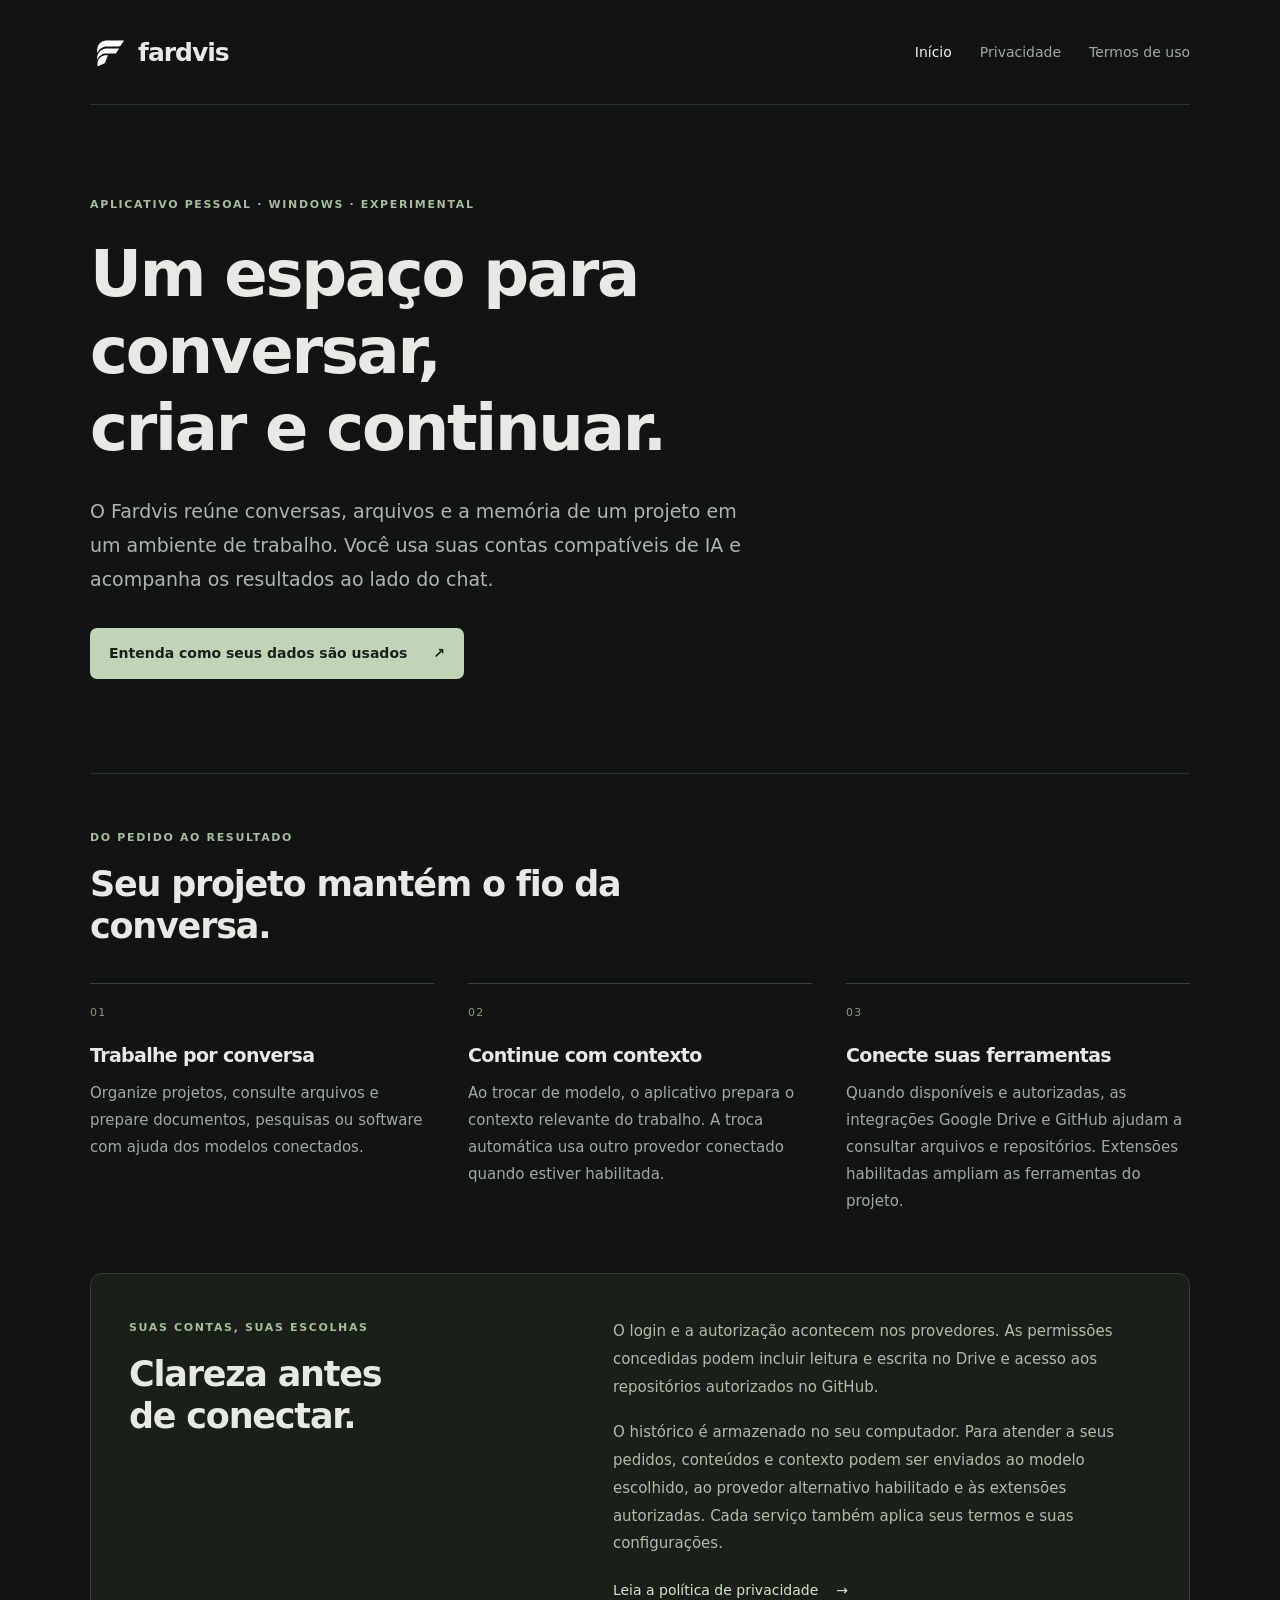
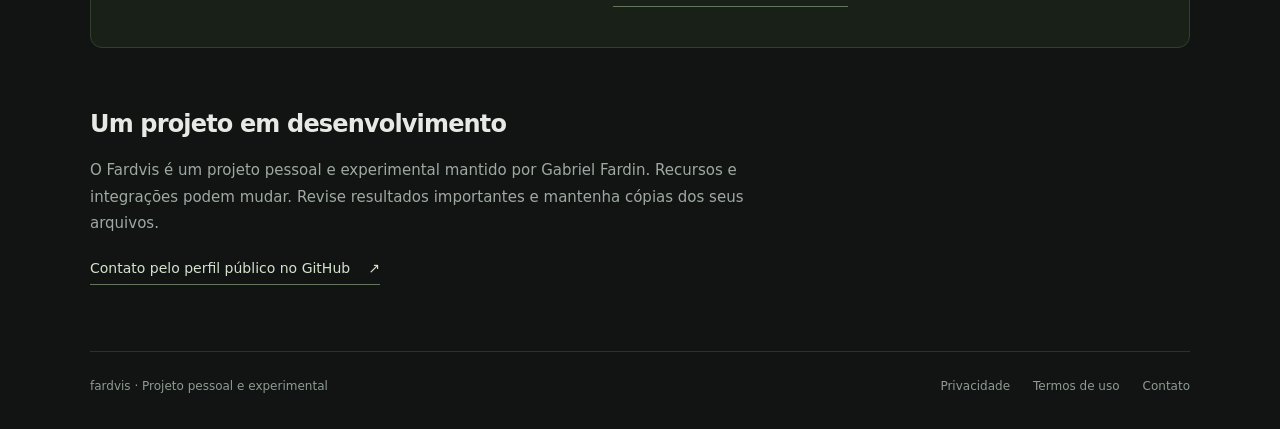
<file: index.html>
<!doctype html>
<html lang="pt-BR">
<head>
  <meta charset="utf-8">
  <meta name="viewport" content="width=device-width, initial-scale=1">
  <meta name="color-scheme" content="dark">
  <meta name="description" content="Fardvis é um aplicativo pessoal e experimental para trabalhar em projetos por conversa, com suas contas de IA e integrações autorizadas.">
  <title>Fardvis — um espaço para criar e continuar</title>
  <link rel="icon" href="logo.svg" type="image/svg+xml">
  <link rel="stylesheet" href="styles.css">
</head>
<body>
  <a class="skip-link" href="#conteudo">Pular para o conteúdo</a>
  <header class="site-header">
    <a class="brand" href="index.html" aria-label="Fardvis, início"><img src="logo.svg" alt="" width="40" height="40"><span>fardvis</span></a>
    <nav aria-label="Navegação principal"><a href="index.html" aria-current="page">Início</a><a href="privacidade.html">Privacidade</a><a href="termos.html">Termos de uso</a></nav>
  </header>
  <main id="conteudo" class="home-content">
    <section class="hero" aria-labelledby="apresentacao">
      <p class="eyebrow">Aplicativo pessoal · Windows · Experimental</p>
      <h1 id="apresentacao">Um espaço para conversar,<br class="desktop-break"> criar e continuar.</h1>
      <p class="hero-copy">O Fardvis reúne conversas, arquivos e a memória de um projeto em um ambiente de trabalho. Você usa suas contas compatíveis de IA e acompanha os resultados ao lado do chat.</p>
      <a class="button-link" href="privacidade.html">Entenda como seus dados são usados <span aria-hidden="true">↗</span></a>
    </section>

    <section class="overview" aria-labelledby="como-funciona">
      <div class="section-intro"><p class="eyebrow">Do pedido ao resultado</p><h2 id="como-funciona">Seu projeto mantém o fio da conversa.</h2></div>
      <div class="feature-grid">
        <article><span class="feature-number" aria-hidden="true">01</span><h3>Trabalhe por conversa</h3><p>Organize projetos, consulte arquivos e prepare documentos, pesquisas ou software com ajuda dos modelos conectados.</p></article>
        <article><span class="feature-number" aria-hidden="true">02</span><h3>Continue com contexto</h3><p>Ao trocar de modelo, o aplicativo prepara o contexto relevante do trabalho. A troca automática usa outro provedor conectado quando estiver habilitada.</p></article>
        <article><span class="feature-number" aria-hidden="true">03</span><h3>Conecte suas ferramentas</h3><p>Quando disponíveis e autorizadas, as integrações Google Drive e GitHub ajudam a consultar arquivos e repositórios. Extensões habilitadas ampliam as ferramentas do projeto.</p></article>
      </div>
    </section>

    <section class="data-note" aria-labelledby="suas-contas">
      <div><p class="eyebrow">Suas contas, suas escolhas</p><h2 id="suas-contas">Clareza antes de conectar.</h2></div>
      <div><p>O login e a autorização acontecem nos provedores. As permissões concedidas podem incluir leitura e escrita no Drive e acesso aos repositórios autorizados no GitHub.</p><p>O histórico é armazenado no seu computador. Para atender a seus pedidos, conteúdos e contexto podem ser enviados ao modelo escolhido, ao provedor alternativo habilitado e às extensões autorizadas. Cada serviço também aplica seus termos e suas configurações.</p><a class="inline-link" href="privacidade.html">Leia a política de privacidade <span aria-hidden="true">→</span></a></div>
    </section>

    <section class="project-note" aria-labelledby="sobre-projeto"><h2 id="sobre-projeto">Um projeto em desenvolvimento</h2><p>O Fardvis é um projeto pessoal e experimental mantido por Gabriel Fardin. Recursos e integrações podem mudar. Revise resultados importantes e mantenha cópias dos seus arquivos.</p><a class="inline-link" href="https://github.com/gabrielbfardin" rel="noopener noreferrer">Contato pelo perfil público no GitHub <span aria-hidden="true">↗</span></a></section>
  </main>
  <footer class="site-footer"><p>fardvis · Projeto pessoal e experimental</p><div><a href="privacidade.html">Privacidade</a><a href="termos.html">Termos de uso</a><a href="https://github.com/gabrielbfardin" rel="noopener noreferrer">Contato</a></div></footer>
</body>
</html>
</file>
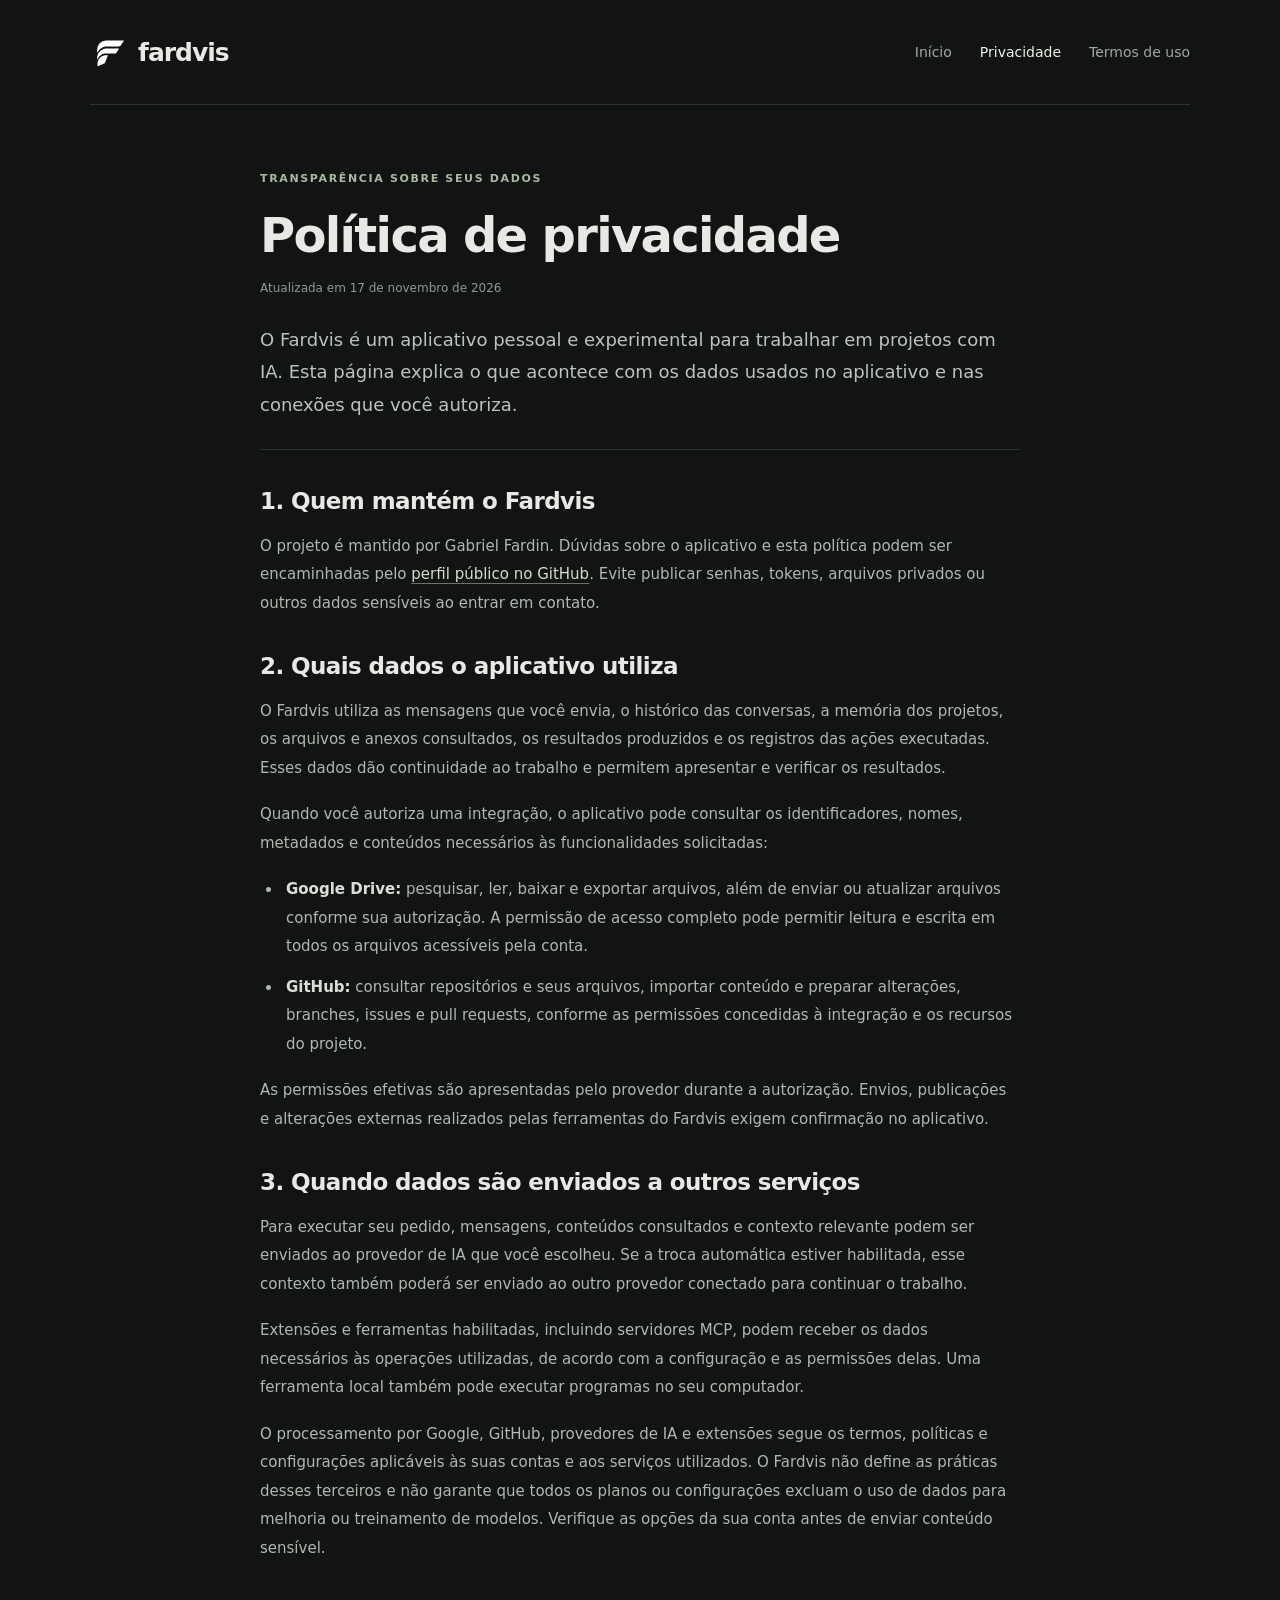
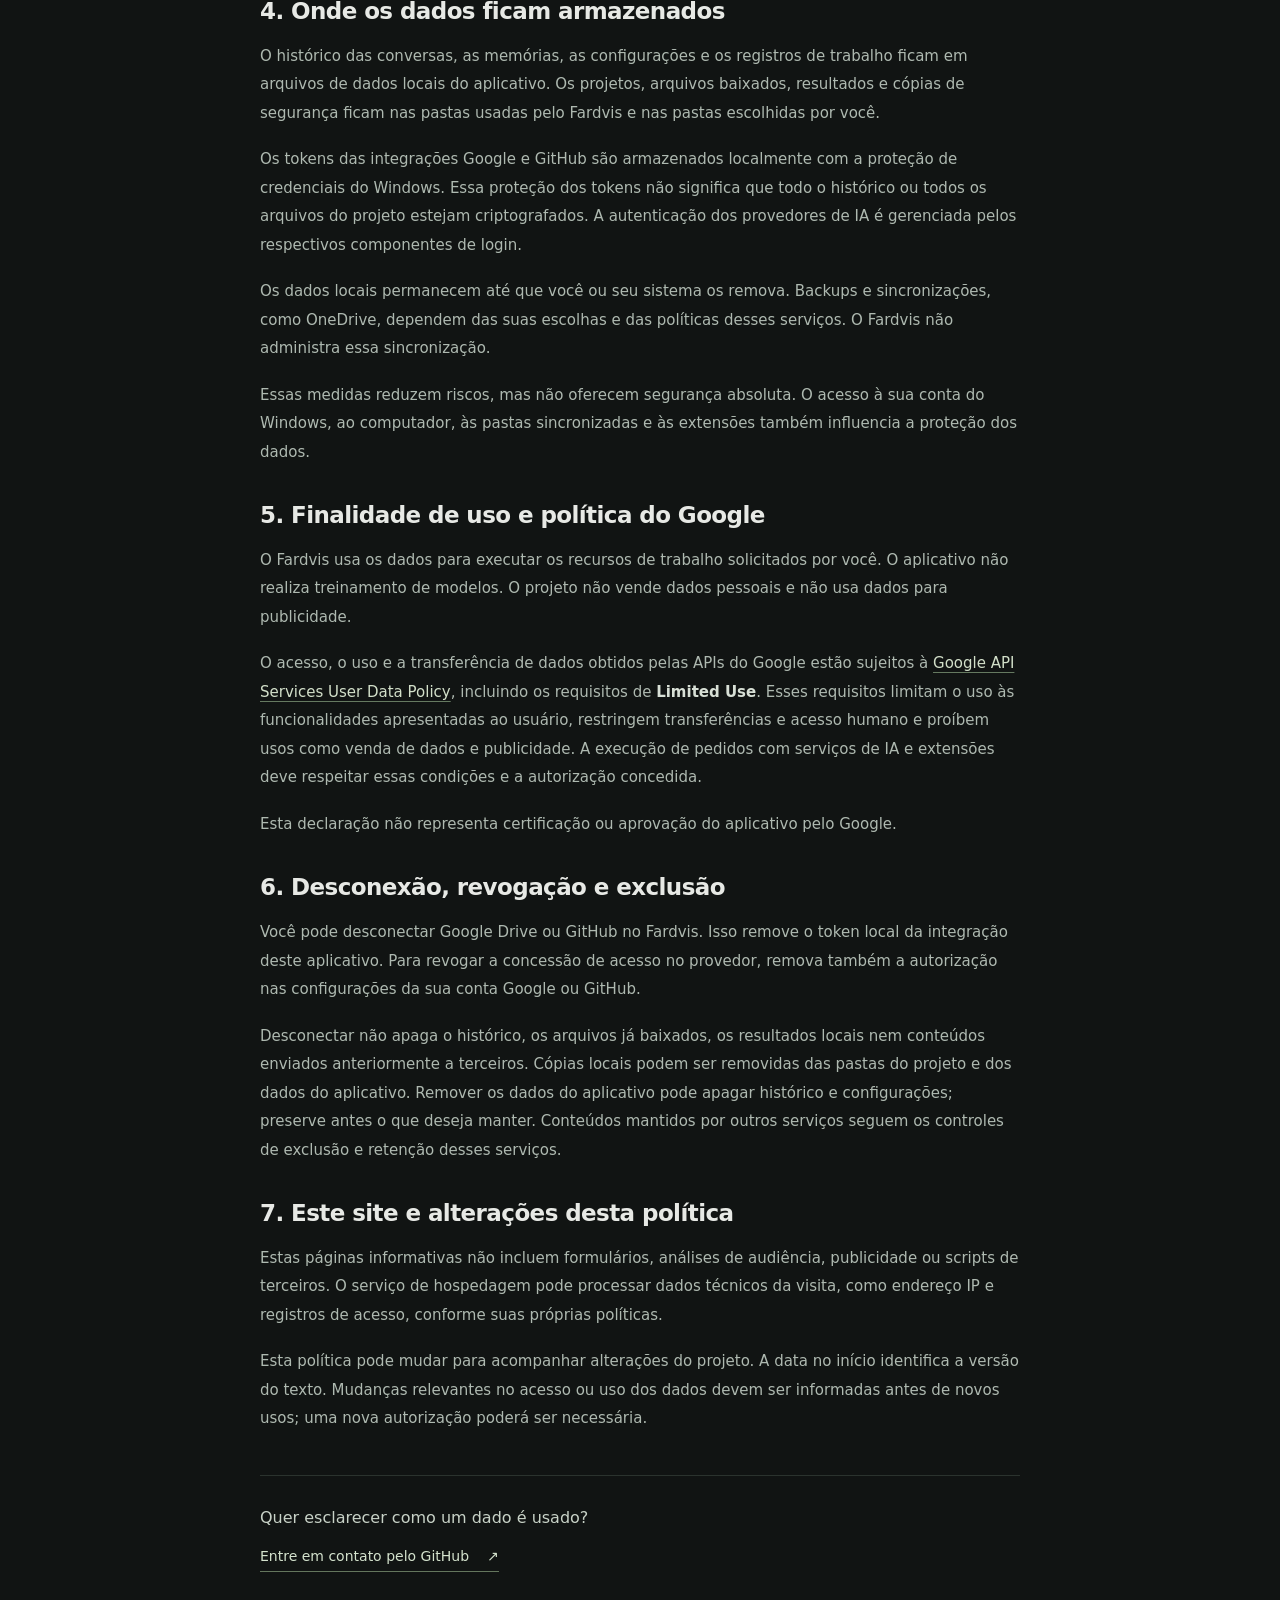
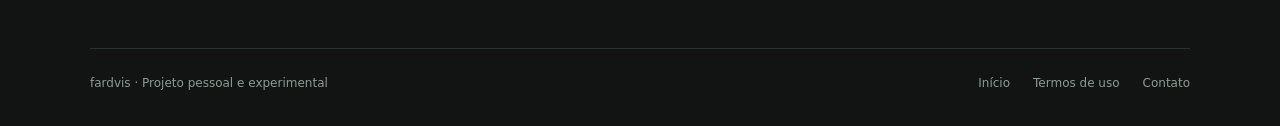
<file: privacidade.html>
<!doctype html>
<html lang="pt-BR">
<head>
  <meta charset="utf-8">
  <meta name="viewport" content="width=device-width, initial-scale=1">
  <meta name="color-scheme" content="dark">
  <meta name="description" content="Como o Fardvis acessa, utiliza, armazena e compartilha dados de projetos, contas conectadas e integrações autorizadas.">
  <title>Privacidade — Fardvis</title>
  <link rel="icon" href="logo.svg" type="image/svg+xml">
  <link rel="stylesheet" href="styles.css">
</head>
<body>
  <a class="skip-link" href="#conteudo">Pular para o conteúdo</a>
  <header class="site-header">
    <a class="brand" href="index.html" aria-label="Fardvis, início"><img src="logo.svg" alt="" width="40" height="40"><span>fardvis</span></a>
    <nav aria-label="Navegação principal"><a href="index.html">Início</a><a href="privacidade.html" aria-current="page">Privacidade</a><a href="termos.html">Termos de uso</a></nav>
  </header>
  <main id="conteudo" class="document-content">
    <header class="document-heading"><p class="eyebrow">Transparência sobre seus dados</p><h1>Política de privacidade</h1><p class="updated">Atualizada em <time datetime="2026-11-17">17 de novembro de 2026</time></p><p class="document-lead">O Fardvis é um aplicativo pessoal e experimental para trabalhar em projetos com IA. Esta página explica o que acontece com os dados usados no aplicativo e nas conexões que você autoriza.</p></header>

    <section><h2>1. Quem mantém o Fardvis</h2><p>O projeto é mantido por Gabriel Fardin. Dúvidas sobre o aplicativo e esta política podem ser encaminhadas pelo <a href="https://github.com/gabrielbfardin" rel="noopener noreferrer">perfil público no GitHub</a>. Evite publicar senhas, tokens, arquivos privados ou outros dados sensíveis ao entrar em contato.</p></section>

    <section><h2>2. Quais dados o aplicativo utiliza</h2><p>O Fardvis utiliza as mensagens que você envia, o histórico das conversas, a memória dos projetos, os arquivos e anexos consultados, os resultados produzidos e os registros das ações executadas. Esses dados dão continuidade ao trabalho e permitem apresentar e verificar os resultados.</p><p>Quando você autoriza uma integração, o aplicativo pode consultar os identificadores, nomes, metadados e conteúdos necessários às funcionalidades solicitadas:</p><ul><li><strong>Google Drive:</strong> pesquisar, ler, baixar e exportar arquivos, além de enviar ou atualizar arquivos conforme sua autorização. A permissão de acesso completo pode permitir leitura e escrita em todos os arquivos acessíveis pela conta.</li><li><strong>GitHub:</strong> consultar repositórios e seus arquivos, importar conteúdo e preparar alterações, branches, issues e pull requests, conforme as permissões concedidas à integração e os recursos do projeto.</li></ul><p>As permissões efetivas são apresentadas pelo provedor durante a autorização. Envios, publicações e alterações externas realizados pelas ferramentas do Fardvis exigem confirmação no aplicativo.</p></section>

    <section><h2>3. Quando dados são enviados a outros serviços</h2><p>Para executar seu pedido, mensagens, conteúdos consultados e contexto relevante podem ser enviados ao provedor de IA que você escolheu. Se a troca automática estiver habilitada, esse contexto também poderá ser enviado ao outro provedor conectado para continuar o trabalho.</p><p>Extensões e ferramentas habilitadas, incluindo servidores MCP, podem receber os dados necessários às operações utilizadas, de acordo com a configuração e as permissões delas. Uma ferramenta local também pode executar programas no seu computador.</p><p>O processamento por Google, GitHub, provedores de IA e extensões segue os termos, políticas e configurações aplicáveis às suas contas e aos serviços utilizados. O Fardvis não define as práticas desses terceiros e não garante que todos os planos ou configurações excluam o uso de dados para melhoria ou treinamento de modelos. Verifique as opções da sua conta antes de enviar conteúdo sensível.</p></section>

    <section><h2>4. Onde os dados ficam armazenados</h2><p>O histórico das conversas, as memórias, as configurações e os registros de trabalho ficam em arquivos de dados locais do aplicativo. Os projetos, arquivos baixados, resultados e cópias de segurança ficam nas pastas usadas pelo Fardvis e nas pastas escolhidas por você.</p><p>Os tokens das integrações Google e GitHub são armazenados localmente com a proteção de credenciais do Windows. Essa proteção dos tokens não significa que todo o histórico ou todos os arquivos do projeto estejam criptografados. A autenticação dos provedores de IA é gerenciada pelos respectivos componentes de login.</p><p>Os dados locais permanecem até que você ou seu sistema os remova. Backups e sincronizações, como OneDrive, dependem das suas escolhas e das políticas desses serviços. O Fardvis não administra essa sincronização.</p><p>Essas medidas reduzem riscos, mas não oferecem segurança absoluta. O acesso à sua conta do Windows, ao computador, às pastas sincronizadas e às extensões também influencia a proteção dos dados.</p></section>

    <section><h2>5. Finalidade de uso e política do Google</h2><p>O Fardvis usa os dados para executar os recursos de trabalho solicitados por você. O aplicativo não realiza treinamento de modelos. O projeto não vende dados pessoais e não usa dados para publicidade.</p><p>O acesso, o uso e a transferência de dados obtidos pelas APIs do Google estão sujeitos à <a href="https://developers.google.com/terms/api-services-user-data-policy" rel="noopener noreferrer">Google API Services User Data Policy</a>, incluindo os requisitos de <strong>Limited Use</strong>. Esses requisitos limitam o uso às funcionalidades apresentadas ao usuário, restringem transferências e acesso humano e proíbem usos como venda de dados e publicidade. A execução de pedidos com serviços de IA e extensões deve respeitar essas condições e a autorização concedida.</p><p>Esta declaração não representa certificação ou aprovação do aplicativo pelo Google.</p></section>

    <section><h2>6. Desconexão, revogação e exclusão</h2><p>Você pode desconectar Google Drive ou GitHub no Fardvis. Isso remove o token local da integração deste aplicativo. Para revogar a concessão de acesso no provedor, remova também a autorização nas configurações da sua conta Google ou GitHub.</p><p>Desconectar não apaga o histórico, os arquivos já baixados, os resultados locais nem conteúdos enviados anteriormente a terceiros. Cópias locais podem ser removidas das pastas do projeto e dos dados do aplicativo. Remover os dados do aplicativo pode apagar histórico e configurações; preserve antes o que deseja manter. Conteúdos mantidos por outros serviços seguem os controles de exclusão e retenção desses serviços.</p></section>

    <section><h2>7. Este site e alterações desta política</h2><p>Estas páginas informativas não incluem formulários, análises de audiência, publicidade ou scripts de terceiros. O serviço de hospedagem pode processar dados técnicos da visita, como endereço IP e registros de acesso, conforme suas próprias políticas.</p><p>Esta política pode mudar para acompanhar alterações do projeto. A data no início identifica a versão do texto. Mudanças relevantes no acesso ou uso dos dados devem ser informadas antes de novos usos; uma nova autorização poderá ser necessária.</p></section>

    <aside class="document-contact"><p>Quer esclarecer como um dado é usado?</p><a class="inline-link" href="https://github.com/gabrielbfardin" rel="noopener noreferrer">Entre em contato pelo GitHub <span aria-hidden="true">↗</span></a></aside>
  </main>
  <footer class="site-footer"><p>fardvis · Projeto pessoal e experimental</p><div><a href="index.html">Início</a><a href="termos.html">Termos de uso</a><a href="https://github.com/gabrielbfardin" rel="noopener noreferrer">Contato</a></div></footer>
</body>
</html>
</file>
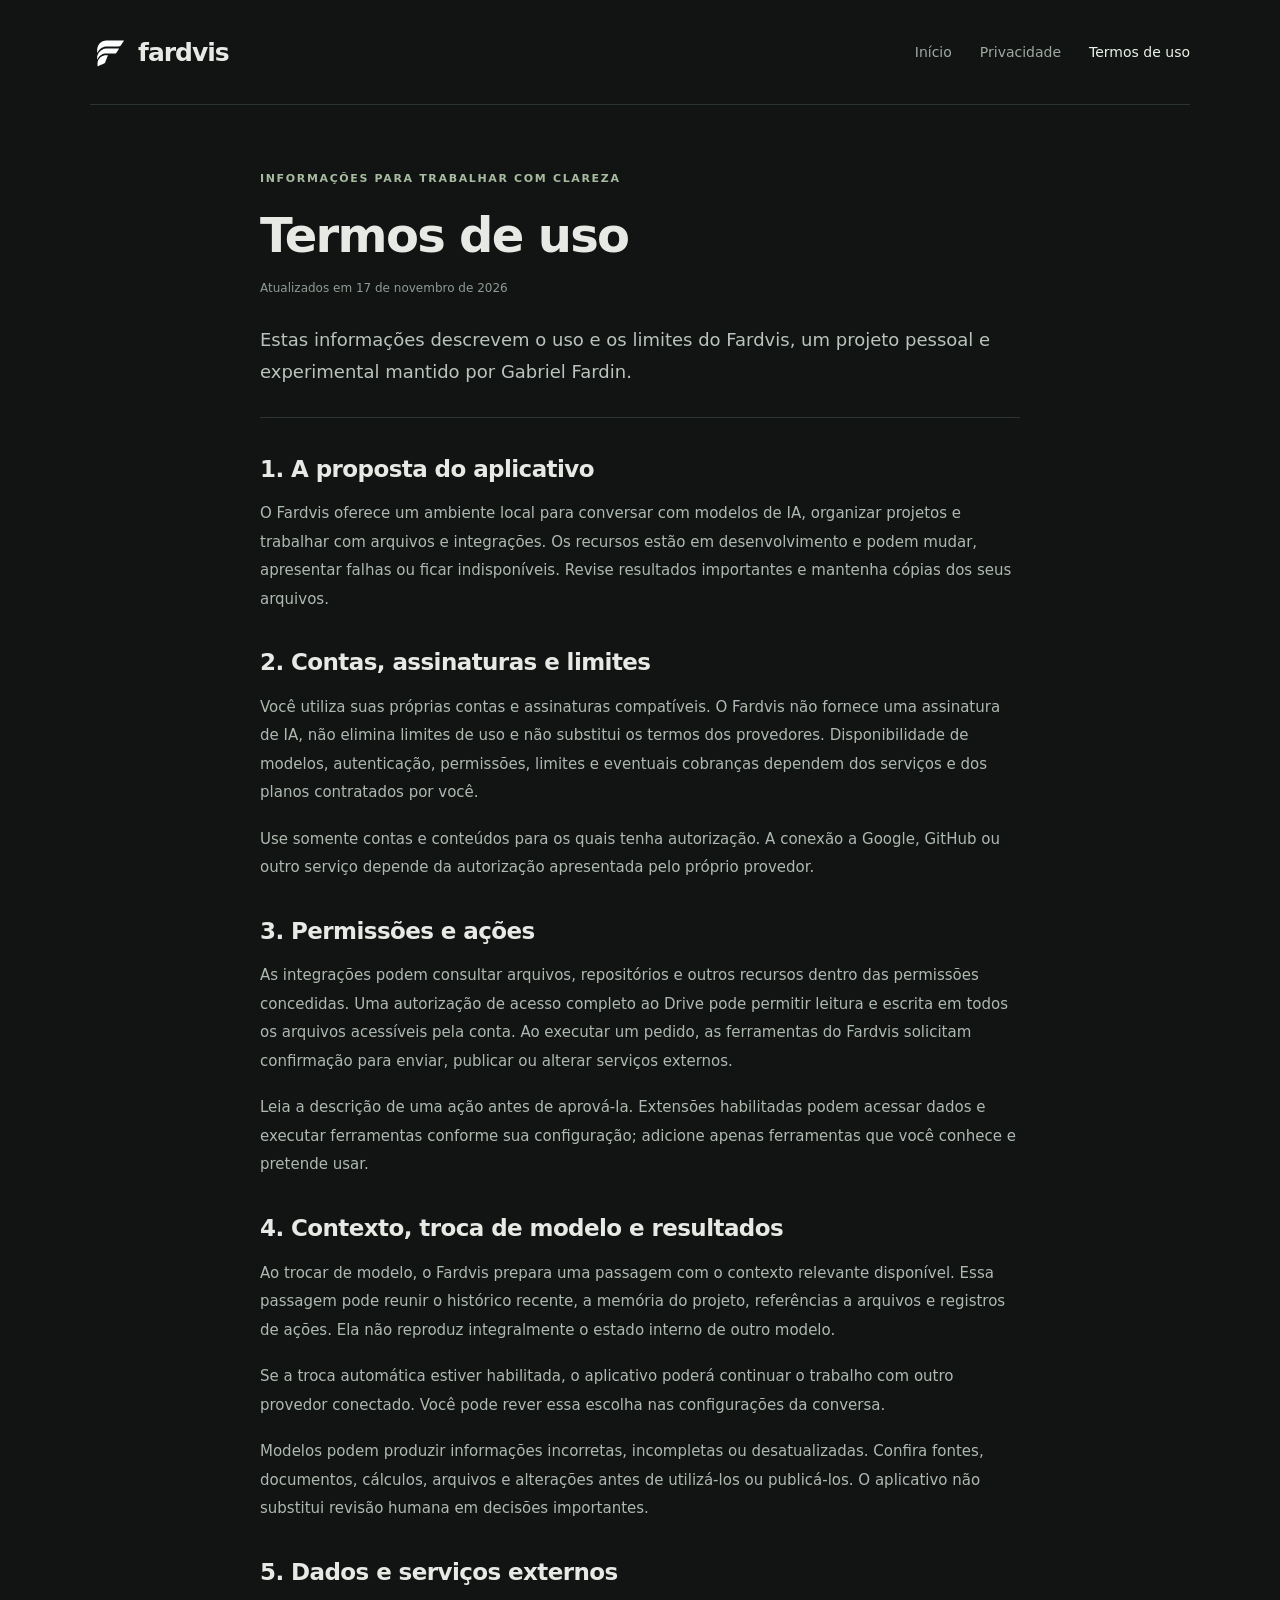
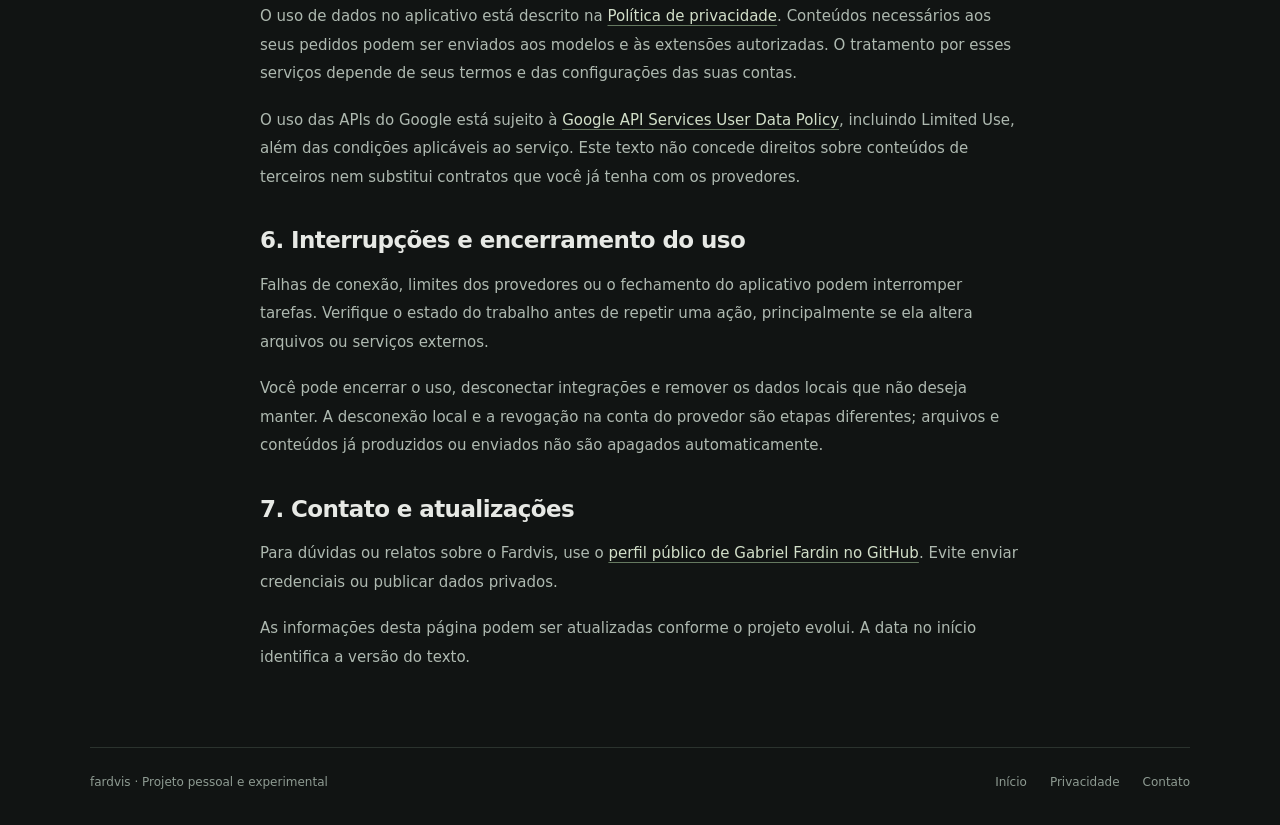
<file: termos.html>
<!doctype html>
<html lang="pt-BR">
<head>
  <meta charset="utf-8">
  <meta name="viewport" content="width=device-width, initial-scale=1">
  <meta name="color-scheme" content="dark">
  <meta name="description" content="Informações de uso, contas conectadas, permissões e limites do aplicativo pessoal e experimental Fardvis.">
  <title>Termos de uso — Fardvis</title>
  <link rel="icon" href="logo.svg" type="image/svg+xml">
  <link rel="stylesheet" href="styles.css">
</head>
<body>
  <a class="skip-link" href="#conteudo">Pular para o conteúdo</a>
  <header class="site-header">
    <a class="brand" href="index.html" aria-label="Fardvis, início"><img src="logo.svg" alt="" width="40" height="40"><span>fardvis</span></a>
    <nav aria-label="Navegação principal"><a href="index.html">Início</a><a href="privacidade.html">Privacidade</a><a href="termos.html" aria-current="page">Termos de uso</a></nav>
  </header>
  <main id="conteudo" class="document-content">
    <header class="document-heading"><p class="eyebrow">Informações para trabalhar com clareza</p><h1>Termos de uso</h1><p class="updated">Atualizados em <time datetime="2026-11-17">17 de novembro de 2026</time></p><p class="document-lead">Estas informações descrevem o uso e os limites do Fardvis, um projeto pessoal e experimental mantido por Gabriel Fardin.</p></header>

    <section><h2>1. A proposta do aplicativo</h2><p>O Fardvis oferece um ambiente local para conversar com modelos de IA, organizar projetos e trabalhar com arquivos e integrações. Os recursos estão em desenvolvimento e podem mudar, apresentar falhas ou ficar indisponíveis. Revise resultados importantes e mantenha cópias dos seus arquivos.</p></section>

    <section><h2>2. Contas, assinaturas e limites</h2><p>Você utiliza suas próprias contas e assinaturas compatíveis. O Fardvis não fornece uma assinatura de IA, não elimina limites de uso e não substitui os termos dos provedores. Disponibilidade de modelos, autenticação, permissões, limites e eventuais cobranças dependem dos serviços e dos planos contratados por você.</p><p>Use somente contas e conteúdos para os quais tenha autorização. A conexão a Google, GitHub ou outro serviço depende da autorização apresentada pelo próprio provedor.</p></section>

    <section><h2>3. Permissões e ações</h2><p>As integrações podem consultar arquivos, repositórios e outros recursos dentro das permissões concedidas. Uma autorização de acesso completo ao Drive pode permitir leitura e escrita em todos os arquivos acessíveis pela conta. Ao executar um pedido, as ferramentas do Fardvis solicitam confirmação para enviar, publicar ou alterar serviços externos.</p><p>Leia a descrição de uma ação antes de aprová-la. Extensões habilitadas podem acessar dados e executar ferramentas conforme sua configuração; adicione apenas ferramentas que você conhece e pretende usar.</p></section>

    <section><h2>4. Contexto, troca de modelo e resultados</h2><p>Ao trocar de modelo, o Fardvis prepara uma passagem com o contexto relevante disponível. Essa passagem pode reunir o histórico recente, a memória do projeto, referências a arquivos e registros de ações. Ela não reproduz integralmente o estado interno de outro modelo.</p><p>Se a troca automática estiver habilitada, o aplicativo poderá continuar o trabalho com outro provedor conectado. Você pode rever essa escolha nas configurações da conversa.</p><p>Modelos podem produzir informações incorretas, incompletas ou desatualizadas. Confira fontes, documentos, cálculos, arquivos e alterações antes de utilizá-los ou publicá-los. O aplicativo não substitui revisão humana em decisões importantes.</p></section>

    <section><h2>5. Dados e serviços externos</h2><p>O uso de dados no aplicativo está descrito na <a href="privacidade.html">Política de privacidade</a>. Conteúdos necessários aos seus pedidos podem ser enviados aos modelos e às extensões autorizadas. O tratamento por esses serviços depende de seus termos e das configurações das suas contas.</p><p>O uso das APIs do Google está sujeito à <a href="https://developers.google.com/terms/api-services-user-data-policy" rel="noopener noreferrer">Google API Services User Data Policy</a>, incluindo Limited Use, além das condições aplicáveis ao serviço. Este texto não concede direitos sobre conteúdos de terceiros nem substitui contratos que você já tenha com os provedores.</p></section>

    <section><h2>6. Interrupções e encerramento do uso</h2><p>Falhas de conexão, limites dos provedores ou o fechamento do aplicativo podem interromper tarefas. Verifique o estado do trabalho antes de repetir uma ação, principalmente se ela altera arquivos ou serviços externos.</p><p>Você pode encerrar o uso, desconectar integrações e remover os dados locais que não deseja manter. A desconexão local e a revogação na conta do provedor são etapas diferentes; arquivos e conteúdos já produzidos ou enviados não são apagados automaticamente.</p></section>

    <section><h2>7. Contato e atualizações</h2><p>Para dúvidas ou relatos sobre o Fardvis, use o <a href="https://github.com/gabrielbfardin" rel="noopener noreferrer">perfil público de Gabriel Fardin no GitHub</a>. Evite enviar credenciais ou publicar dados privados.</p><p>As informações desta página podem ser atualizadas conforme o projeto evolui. A data no início identifica a versão do texto.</p></section>
  </main>
  <footer class="site-footer"><p>fardvis · Projeto pessoal e experimental</p><div><a href="index.html">Início</a><a href="privacidade.html">Privacidade</a><a href="https://github.com/gabrielbfardin" rel="noopener noreferrer">Contato</a></div></footer>
</body>
</html>
</file>
<file: styles.css>
:root{font-family:"Segoe UI",system-ui,-apple-system,BlinkMacSystemFont,sans-serif;color:#e7e9e5;background:#111413;color-scheme:dark;font-synthesis:none;--muted:#9fa9a2;--line:#2b332e;--accent:#c1d4b7}
*{box-sizing:border-box}
html{scroll-behavior:smooth}
body{margin:0;font-size:16px;line-height:1.75;-webkit-font-smoothing:antialiased}
a{color:inherit;text-underline-offset:4px;text-decoration-color:#657960}
a:hover{color:#d9e9cf;text-decoration-color:currentColor}
a:focus-visible{outline:2px solid #c1d4b7;outline-offset:5px;border-radius:3px}
h1,h2,h3,p{margin-top:0}
h1,h2,h3{line-height:1.2;letter-spacing:-.035em;font-weight:550}
h1{font-size:clamp(38px,5.8vw,64px);margin-bottom:27px}
h2{font-size:clamp(26px,3vw,35px);margin-bottom:19px}
h3{font-size:19px;margin-bottom:13px}
p{margin-bottom:18px}
.skip-link{position:absolute;left:20px;top:-100px;z-index:2;padding:9px 15px;background:#c1d4b7;color:#111413;border-radius:5px}
.skip-link:focus{top:10px}
.site-header,.home-content,.site-footer{width:min(1100px,calc(100% - 64px));margin-inline:auto}
.site-header{display:flex;justify-content:space-between;align-items:center;gap:24px;min-height:105px;border-bottom:1px solid var(--line)}
.brand{display:inline-flex;align-items:center;gap:8px;text-decoration:none;font-size:25px;font-weight:600;letter-spacing:-1px;line-height:1}
.brand img{display:block;flex-shrink:0}
.site-header nav{display:flex;gap:28px;align-items:center;font-size:14px;color:var(--muted)}
.site-header nav a{text-decoration:none;padding-block:12px}
.site-header nav a[aria-current=page]{color:#edf2e9}
.eyebrow{text-transform:uppercase;letter-spacing:.15em;font-size:11px;font-weight:550;color:#a7bba0;margin-bottom:22px}
.hero{max-width:900px;padding:90px 0 94px}
.hero-copy{color:#abb6ae;max-width:680px;font-size:19px;line-height:1.8;margin-bottom:32px}
.button-link{display:inline-flex;align-items:center;gap:26px;background:#c1d4b7;color:#192218;padding:13px 19px;border-radius:7px;text-decoration:none;font-size:14px;font-weight:550}
.button-link:hover{background:#d1e2c6;color:#111810}
.overview{border-top:1px solid var(--line);padding:54px 0 58px}
.section-intro{max-width:600px}
.section-intro .eyebrow,.data-note .eyebrow{margin-bottom:16px}
.feature-grid{display:grid;grid-template-columns:repeat(3,minmax(0,1fr));gap:34px;margin-top:36px}
.feature-grid article{border-top:1px solid #3a443b;padding-top:19px}
.feature-number{display:block;color:#859b7c;letter-spacing:.12em;font-size:11px;margin-bottom:22px}
.feature-grid p{color:var(--muted);font-size:15px;line-height:1.8;margin-bottom:0}
.data-note{display:grid;grid-template-columns:1fr 1.3fr;gap:70px;padding:44px 38px 40px;border:1px solid #34402f;border-radius:12px;background:#192017}
.data-note p:not(.eyebrow){font-size:15px;color:#b1bbad;line-height:1.85}
.data-note h2{max-width:280px;margin-bottom:0}
.inline-link{display:inline-flex;align-items:center;gap:18px;font-size:14px;color:#d4e2cd;text-decoration:none;border-bottom:1px solid #64765d;padding-bottom:3px}
.project-note{padding:62px 0 66px;max-width:720px}
.project-note h2{font-size:24px}
.project-note p{color:var(--muted);font-size:15px}
.site-footer{border-top:1px solid var(--line);padding:24px 0 32px;display:flex;justify-content:space-between;gap:25px;font-size:12px;color:#8e9b92}
.site-footer p{margin-bottom:0}
.site-footer div{display:flex;gap:23px;flex-wrap:wrap}
.site-footer a{text-decoration:none}
.document-content{width:min(760px,calc(100% - 64px));margin:0 auto;padding:64px 0 76px}
.document-heading{padding-bottom:28px;border-bottom:1px solid var(--line);margin-bottom:38px}
.document-heading h1{font-size:clamp(36px,4.8vw,48px);margin-bottom:13px}
.document-heading .eyebrow{margin-bottom:19px}
.updated{font-size:12px;color:#8e9b92;margin-bottom:25px}
.document-lead{font-size:18px;line-height:1.8;color:#bac4bc;margin-bottom:0}
.document-content section{margin-top:36px}
.document-content section h2{font-size:23px;letter-spacing:-.025em;margin-bottom:16px}
.document-content section p,.document-content section li{font-size:15px;color:#aeb9b0;line-height:1.9}
.document-content section p:last-child{margin-bottom:0}
.document-content section strong{color:#d8e0d6;font-weight:550}
.document-content ul{padding-left:22px;margin:0 0 18px}
.document-content li{padding-left:4px;margin-bottom:12px}
.document-content section a{color:#d2dfc9;overflow-wrap:anywhere}
.document-contact{border-top:1px solid var(--line);padding-top:28px;margin-top:42px}
.document-contact p{margin-bottom:10px;color:#c8d2c7}
@media(max-width:760px){.site-header,.home-content,.site-footer{width:calc(100% - 40px)}.site-header{min-height:90px}.site-header nav{gap:18px;font-size:13px}.hero{padding:64px 0 66px}.hero-copy{font-size:17px}.feature-grid{grid-template-columns:1fr;gap:26px}.feature-grid article{display:grid;grid-template-columns:34px 1fr;column-gap:15px}.feature-number{grid-row:1/3;margin-top:5px}.feature-grid h3{margin-bottom:10px}.feature-grid p{grid-column:2}.data-note{grid-template-columns:1fr;gap:24px;padding:29px 25px}.data-note h2{max-width:none}.site-footer{flex-direction:column;gap:10px}.document-content{width:calc(100% - 40px);padding:44px 0 56px}.document-content section h2{font-size:21px}}
@media(max-width:440px){.site-header{flex-direction:column;align-items:flex-start;gap:2px;padding:17px 0 10px}.site-header nav{width:100%;justify-content:space-between;gap:12px}.brand{font-size:24px}.brand img{width:35px;height:35px}.hero{padding-top:46px}.hero h1{font-size:38px}.desktop-break{display:none}.button-link{align-items:flex-start;font-size:13px;gap:15px}.eyebrow{font-size:10px;letter-spacing:.1em}.data-note{padding:25px 21px}.site-footer div{gap:21px}}
@media(prefers-reduced-motion:reduce){html{scroll-behavior:auto}}
</file>
